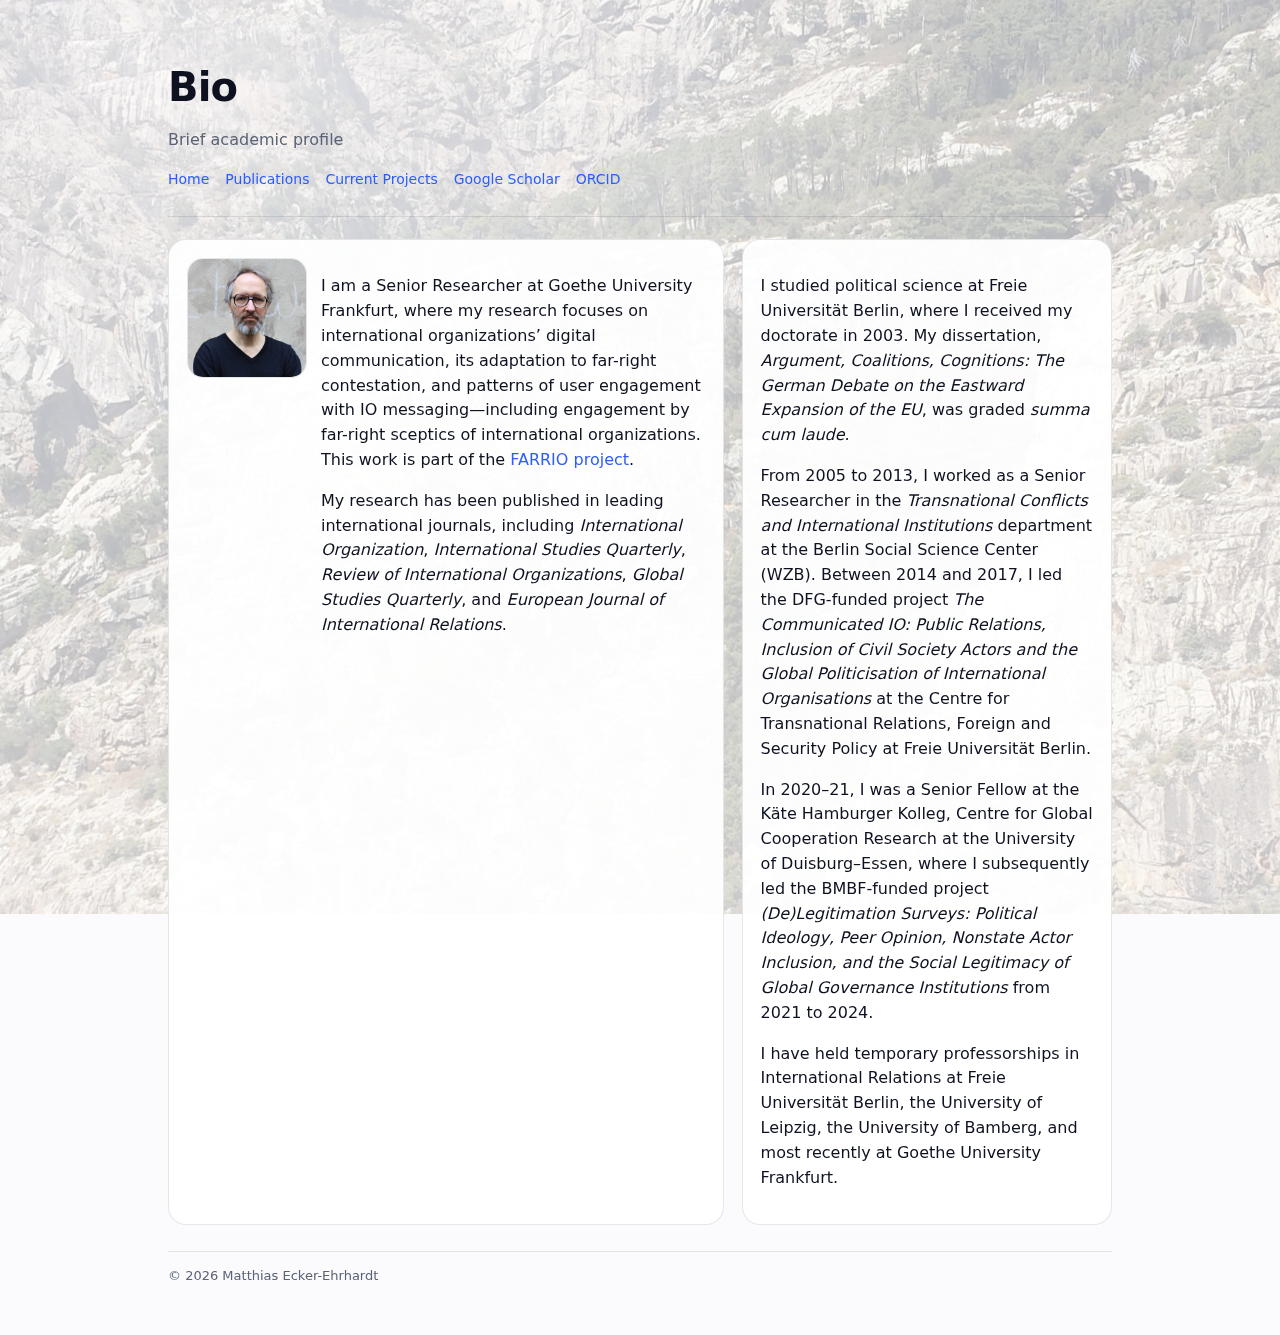
<file: bio.html>
<!DOCTYPE html>
<html lang="en">
<head>
  <meta charset="UTF-8">
  <meta name="viewport" content="width=device-width, initial-scale=1.0">
  <title>Bio – Matthias Ecker-Ehrhardt</title>
  <meta name="description" content="Brief academic biography of Matthias Ecker-Ehrhardt">
  <link rel="stylesheet" href="style.css">
  <script data-goatcounter="https://monofaden.goatcounter.com/count"
        async src="//gc.zgo.at/count.js"></script>
</head>

<body class="page-bio">
  <!-- Background photo layer (required for your CSS .bg-photo rules) -->
  <div class="bg-photo" aria-hidden="true"></div>

  <div class="wrap">

    <!-- Hero header consistent with other pages -->
    <section class="hero">
      <div>
        <h1>Bio</h1>
        <p class="sub">Brief academic profile</p>

        <nav class="links" aria-label="Primary">
          <a href="index.html">Home</a>
          <a href="publications.html">Publications</a>
          <a href="projects.html">Current Projects</a>
          <a href="https://scholar.google.de/citations?user=T0WJ1ewAAAAJ&hl=de">Google Scholar</a>
          <a href="https://orcid.org/0000-0001-8396-1234">ORCID</a>
        </nav>
      </div>

    </section>

    <!-- Main content in card layout -->
    <section class="grid">
      <article class="card">
        <div class="about">
          <!-- Update the filename to your actual portrait image -->
          <img class="about-photo" src="Portrait.jpg" alt="Portrait of Matthias Ecker-Ehrhardt">

          <div>
            <p>
              I am a Senior Researcher at Goethe University Frankfurt, where my research focuses on international
              organizations’ digital communication, its adaptation to far-right contestation, and patterns of user
              engagement with IO messaging—including engagement by far-right sceptics of international organizations.
              This work is part of the
              <a href="https://farrio.eu/" target="_blank" rel="noopener noreferrer">FARRIO project</a>.
            </p>

            <p>
              My research has been published in leading international journals, including
              <em>International Organization</em>, <em>International Studies Quarterly</em>,
              <em>Review of International Organizations</em>, <em>Global Studies Quarterly</em>, and
              <em>European Journal of International Relations</em>.
            </p>
          </div>
        </div>
      </article>

      <!-- Right column: optional compact info card (matches your grid layout) -->
      <aside class="card contact">
        <p>
          I studied political science at Freie Universität Berlin, where I received my doctorate in 2003.
          My dissertation, <em>Argument, Coalitions, Cognitions: The German Debate on the Eastward Expansion of the EU</em>,
          was graded <em>summa cum laude</em>.
        </p>

        <p>
          From 2005 to 2013, I worked as a Senior Researcher in the <em>Transnational Conflicts and International Institutions</em>
          department at the Berlin Social Science Center (WZB). Between 2014 and 2017, I led the DFG-funded project
          <em>The Communicated IO: Public Relations, Inclusion of Civil Society Actors and the Global Politicisation of
          International Organisations</em> at the Centre for Transnational Relations, Foreign and Security Policy at
          Freie Universität Berlin.
        </p>

        <p>
          In 2020–21, I was a Senior Fellow at the Käte Hamburger Kolleg, Centre for Global Cooperation Research at the
          University of Duisburg–Essen, where I subsequently led the BMBF-funded project
          <em>(De)Legitimation Surveys: Political Ideology, Peer Opinion, Nonstate Actor Inclusion, and the Social Legitimacy
          of Global Governance Institutions</em> from 2021 to 2024.
        </p>

        <p>
          I have held temporary professorships in International Relations at Freie Universität Berlin, the University of Leipzig,
          the University of Bamberg, and most recently at Goethe University Frankfurt.
        </p>
      </aside>
    </section>

    <footer class="footer">
      <div>© <span id="y"></span> Matthias Ecker-Ehrhardt</div>
    </footer>

  </div>

  <script>
    document.getElementById("y").textContent = new Date().getFullYear();
  </script>
</body>
</html>
</file>
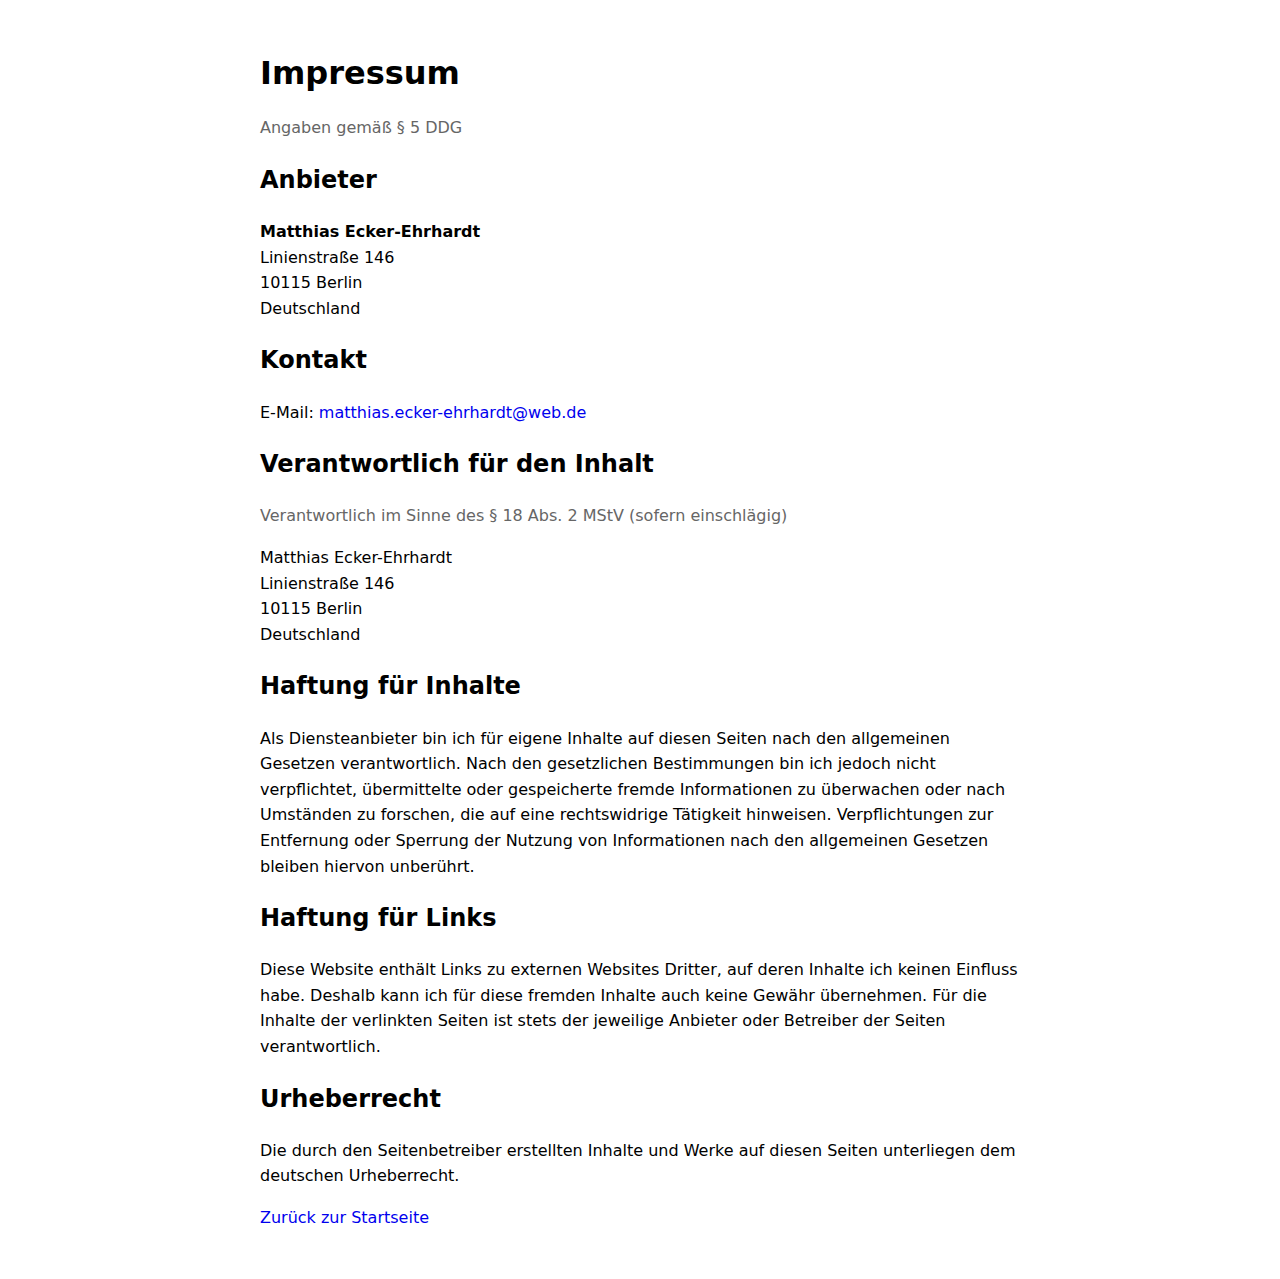
<file: impressum.html>
<!doctype html>
<html lang="de">
<head>
  <meta charset="utf-8" />
  <meta name="viewport" content="width=device-width,initial-scale=1" />
  <title>Impressum – Matthias Ecker-Ehrhardt</title>
  <meta name="robots" content="noindex" />
  <style>
    body{font-family:system-ui,-apple-system,Segoe UI,Roboto,Helvetica,Arial,sans-serif;max-width:760px;margin:3rem auto;padding:0 1rem;line-height:1.6}
    a{text-decoration:none} a:hover{text-decoration:underline}
    h1{margin-bottom:.2rem}
    .muted{color:#666}
  </style>
</head>
<body>
  <h1>Impressum</h1>
  <p class="muted">Angaben gemäß § 5 DDG</p>

  <h2>Anbieter</h2>
  <p>
    <strong>Matthias Ecker-Ehrhardt</strong><br>
    Linienstraße 146<br>
    10115 Berlin<br>
    Deutschland
  </p>

  <h2>Kontakt</h2>
  <p>
    E-Mail: <a href="mailto:matthias.ecker-ehrhardt@web.de">matthias.ecker-ehrhardt@web.de</a><br>
  </p>

  <h2>Verantwortlich für den Inhalt</h2>
  <p class="muted">Verantwortlich im Sinne des § 18 Abs. 2 MStV (sofern einschlägig)</p>
  <p>
    Matthias Ecker-Ehrhardt<br>
    Linienstraße 146<br>
    10115 Berlin<br>
    Deutschland
  </p>

  <h2>Haftung für Inhalte</h2>
  <p>
    Als Diensteanbieter bin ich für eigene Inhalte auf diesen Seiten nach den allgemeinen Gesetzen verantwortlich.
    Nach den gesetzlichen Bestimmungen bin ich jedoch nicht verpflichtet, übermittelte oder gespeicherte fremde Informationen
    zu überwachen oder nach Umständen zu forschen, die auf eine rechtswidrige Tätigkeit hinweisen. Verpflichtungen zur Entfernung
    oder Sperrung der Nutzung von Informationen nach den allgemeinen Gesetzen bleiben hiervon unberührt.
  </p>

  <h2>Haftung für Links</h2>
  <p>
    Diese Website enthält Links zu externen Websites Dritter, auf deren Inhalte ich keinen Einfluss habe. Deshalb kann ich
    für diese fremden Inhalte auch keine Gewähr übernehmen. Für die Inhalte der verlinkten Seiten ist stets der jeweilige
    Anbieter oder Betreiber der Seiten verantwortlich.
  </p>

  <h2>Urheberrecht</h2>
  <p>
    Die durch den Seitenbetreiber erstellten Inhalte und Werke auf diesen Seiten unterliegen dem deutschen Urheberrecht.
  </p>

  <p><a href="index.html">Zurück zur Startseite</a></p>
</body>
</html>
</file>
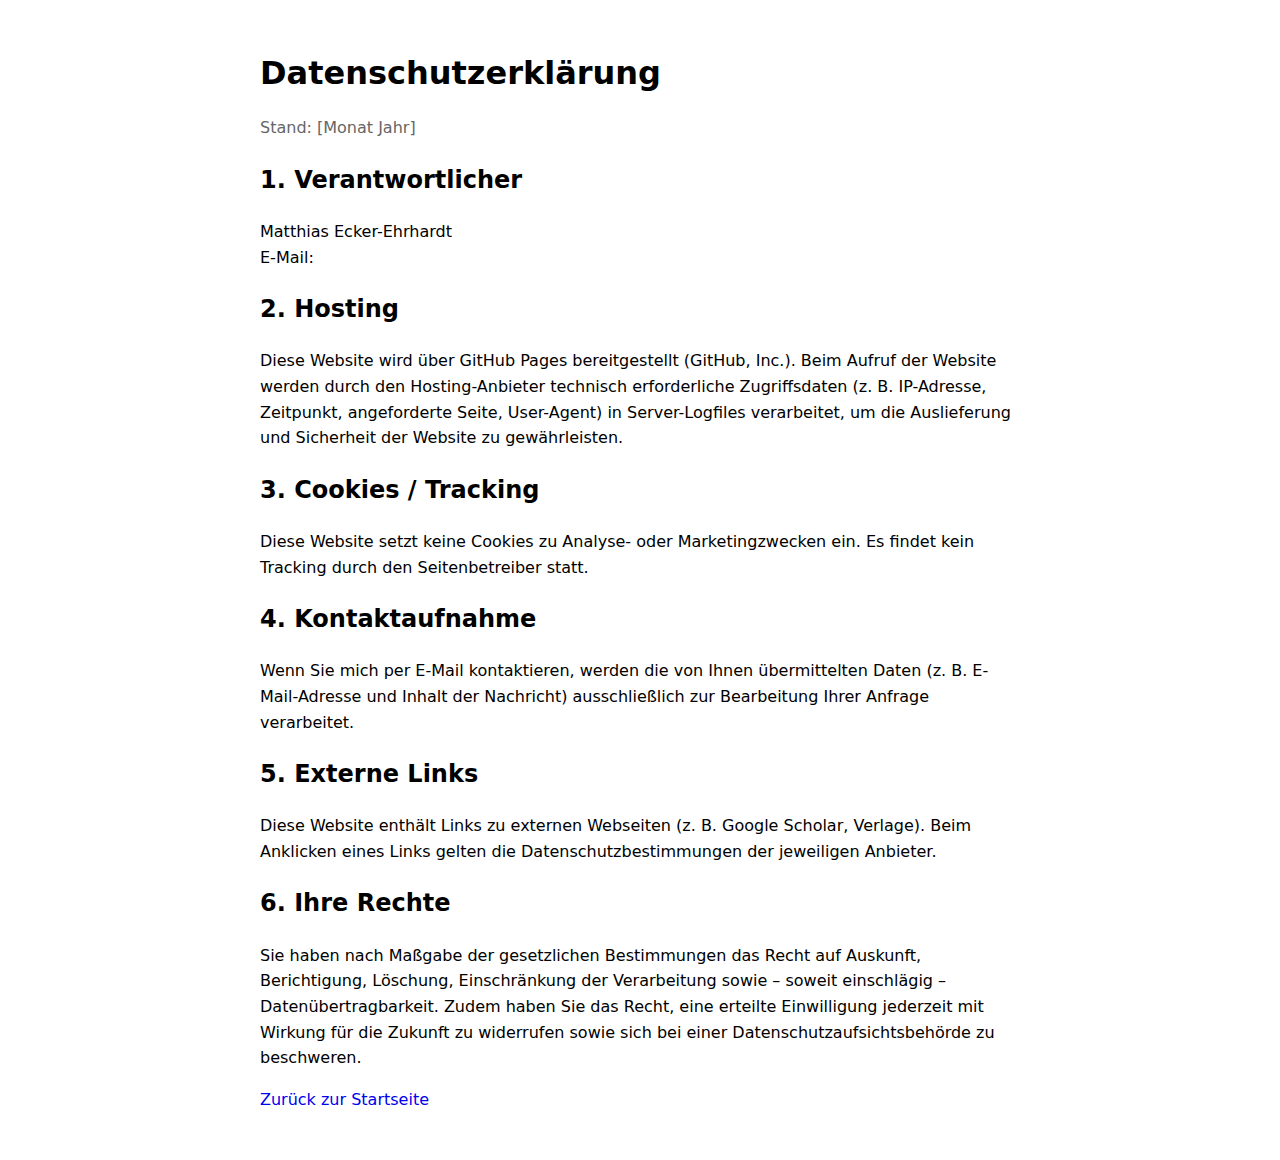
<file: privacy.html>
<!doctype html>
<html lang="de">
<head>
  <meta charset="utf-8" />
  <meta name="viewport" content="width=device-width,initial-scale=1" />
  <title>Datenschutzerklärung – Matthias Ecker-Ehrhardt</title>
  <meta name="robots" content="noindex" />
  <style>
    body{font-family:system-ui,-apple-system,Segoe UI,Roboto,Helvetica,Arial,sans-serif;max-width:760px;margin:3rem auto;padding:0 1rem;line-height:1.6}
    a{text-decoration:none} a:hover{text-decoration:underline}
    h1{margin-bottom:.2rem}
    .muted{color:#666}
  </style>
</head>
<body>
  <h1>Datenschutzerklärung</h1>
  <p class="muted">Stand: [Monat Jahr]</p>

  <h2>1. Verantwortlicher</h2>
  <p>
    Matthias Ecker-Ehrhardt<br>
    E-Mail: <a href="mailto:matthias.ecker-ehrhardt@web.de"></a>
  </p>

  <h2>2. Hosting</h2>
  <p>
    Diese Website wird über GitHub Pages bereitgestellt (GitHub, Inc.). Beim Aufruf der Website werden durch den
    Hosting-Anbieter technisch erforderliche Zugriffsdaten (z. B. IP-Adresse, Zeitpunkt, angeforderte Seite,
    User-Agent) in Server-Logfiles verarbeitet, um die Auslieferung und Sicherheit der Website zu gewährleisten.
  </p>

  <h2>3. Cookies / Tracking</h2>
  <p>
    Diese Website setzt keine Cookies zu Analyse- oder Marketingzwecken ein. Es findet kein Tracking durch den
    Seitenbetreiber statt.
  </p>

  <h2>4. Kontaktaufnahme</h2>
  <p>
    Wenn Sie mich per E-Mail kontaktieren, werden die von Ihnen übermittelten Daten (z. B. E-Mail-Adresse und Inhalt der
    Nachricht) ausschließlich zur Bearbeitung Ihrer Anfrage verarbeitet.
  </p>

  <h2>5. Externe Links</h2>
  <p>
    Diese Website enthält Links zu externen Webseiten (z. B. Google Scholar, Verlage). Beim Anklicken eines Links gelten
    die Datenschutzbestimmungen der jeweiligen Anbieter.
  </p>

  <h2>6. Ihre Rechte</h2>
  <p>
    Sie haben nach Maßgabe der gesetzlichen Bestimmungen das Recht auf Auskunft, Berichtigung, Löschung, Einschränkung der
    Verarbeitung sowie – soweit einschlägig – Datenübertragbarkeit. Zudem haben Sie das Recht, eine erteilte Einwilligung
    jederzeit mit Wirkung für die Zukunft zu widerrufen sowie sich bei einer Datenschutzaufsichtsbehörde zu beschweren.
  </p>

  <p><a href="index.html">Zurück zur Startseite</a></p>
</body>
</html>
</file>
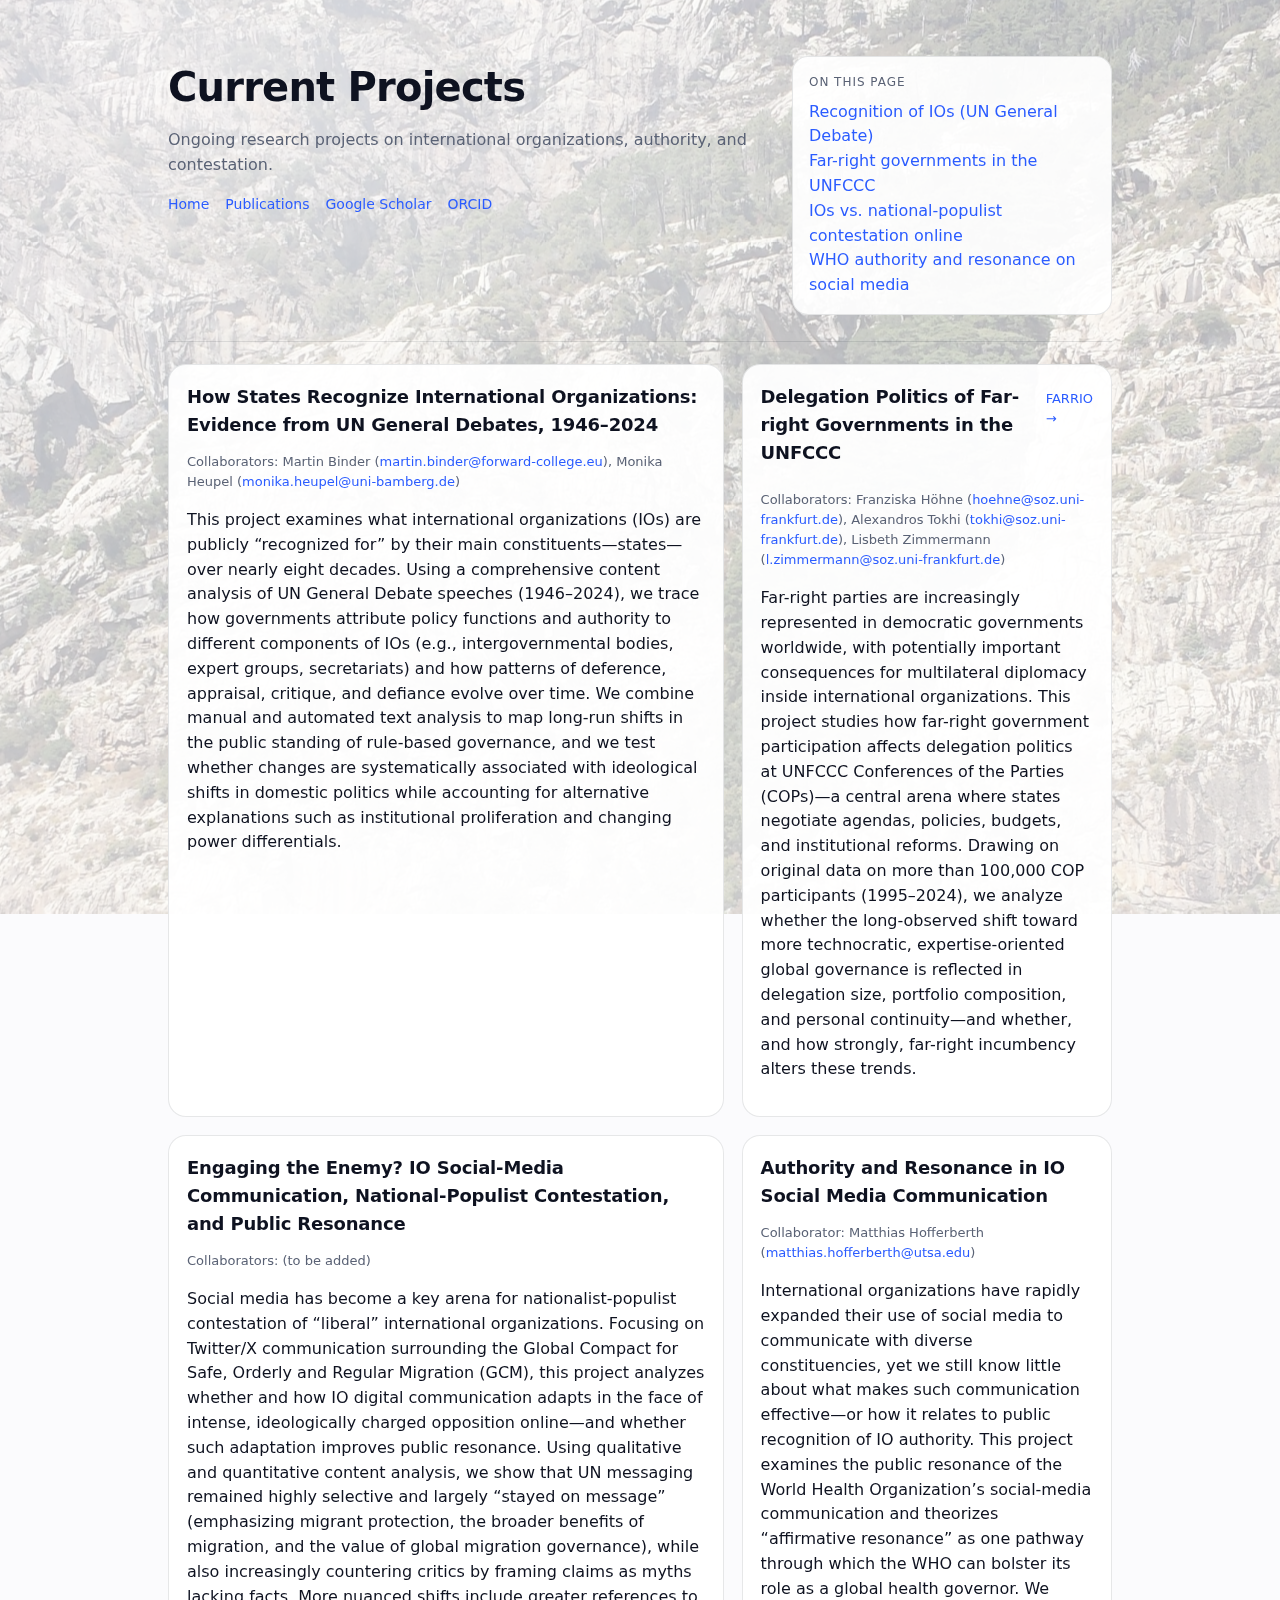
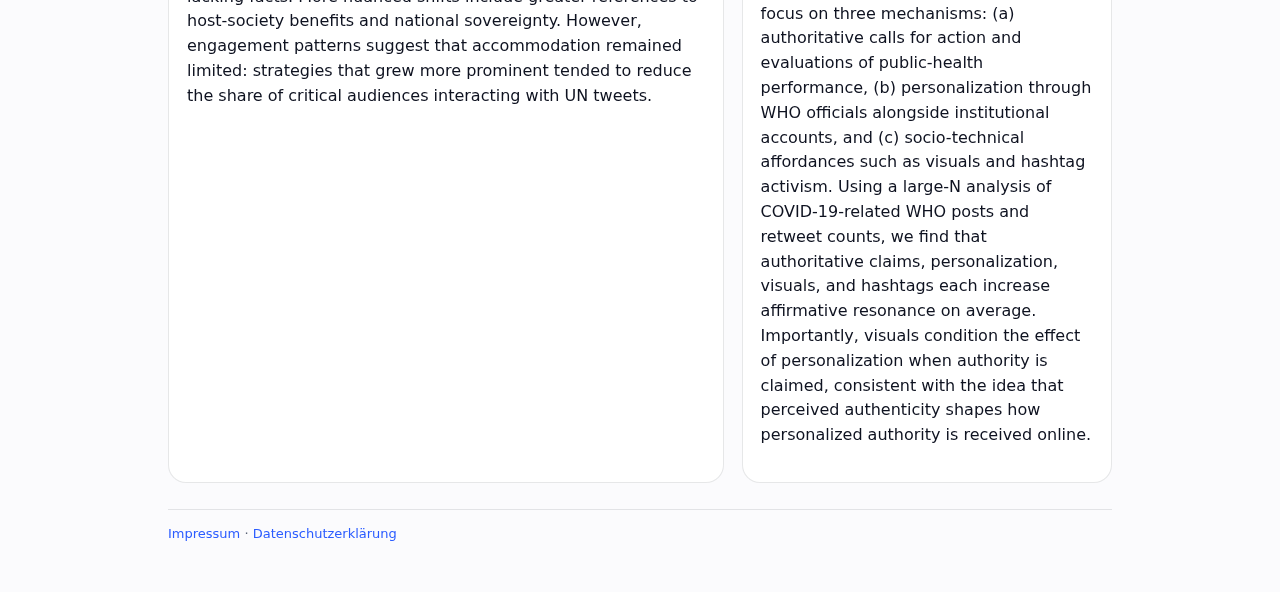
<file: projects.html>
<!doctype html>
<html lang="en">
<head>
  <meta charset="utf-8" />
  <meta name="viewport" content="width=device-width,initial-scale=1" />
  <title>Current Projects – Matthias Ecker-Ehrhardt</title>
  <meta name="robots" content="index,follow" />

  <link rel="stylesheet" href="style.css">

  <!-- Hardwired background for this page -->
  <style>
    .bg-photo { background-image: url("Background3.jpg") !important; }
  </style>
</head>

<body>
  <div class="bg-photo" aria-hidden="true"></div>

  <div class="wrap">
    <header class="hero">
      <div>
        <h1>Current Projects</h1>
        <p class="sub">Ongoing research projects on international organizations, authority, and contestation.</p>
        <div class="links">
          <a href="index.html">Home</a>
          <a href="publications.html">Publications</a>
          <a href="https://scholar.google.de/citations?user=T0WJ1ewAAAAJ&hl=de">Google Scholar</a>
          <a href="https://orcid.org/0000-0001-8396-1234">ORCID</a>
        </div>
      </div>

      <div class="badge">
        <p class="kicker">On this page</p>
        <p class="focus">
          <a href="#proj1">Recognition of IOs (UN General Debate)</a><br>
          <a href="#proj2">Far-right governments in the UNFCCC</a><br>
          <a href="#proj3">IOs vs. national-populist contestation online</a><br>
          <a href="#proj4">WHO authority and resonance on social media</a>
        </p>
      </div>
    </header>

    <main class="grid">
      <section class="card" id="proj1">
        <h2>How States Recognize International Organizations: Evidence from UN General Debates, 1946–2024</h2>
        <p class="muted">
          Collaborators:
          Martin Binder (<a href="mailto:martin.binder@forward-college.eu">martin.binder@forward-college.eu</a>),
          Monika Heupel (<a href="mailto:monika.heupel@uni-bamberg.de">monika.heupel@uni-bamberg.de</a>)
        </p>
        <p>
          This project examines what international organizations (IOs) are publicly “recognized for” by their main
          constituents—states—over nearly eight decades. Using a comprehensive content analysis of UN General Debate
          speeches (1946–2024), we trace how governments attribute policy functions and authority to different components
          of IOs (e.g., intergovernmental bodies, expert groups, secretariats) and how patterns of deference, appraisal,
          critique, and defiance evolve over time. We combine manual and automated text analysis to map long-run shifts
          in the public standing of rule-based governance, and we test whether changes are systematically associated with
          ideological shifts in domestic politics while accounting for alternative explanations such as institutional
          proliferation and changing power differentials.
        </p>
      </section>

      <section class="card" id="proj2">
        <div class="cardhead">
          <h2>Delegation Politics of Far-right Governments in the UNFCCC</h2>
          <span class="muted"><a href="https://farrio.eu/">FARRIO →</a></span>
        </div>
        <p class="muted">
          Collaborators:
          Franziska Höhne (<a href="mailto:hoehne@soz.uni-frankfurt.de">hoehne@soz.uni-frankfurt.de</a>),
          Alexandros Tokhi (<a href="mailto:tokhi@soz.uni-frankfurt.de">tokhi@soz.uni-frankfurt.de</a>),
          Lisbeth Zimmermann (<a href="mailto:l.zimmermann@soz.uni-frankfurt.de">l.zimmermann@soz.uni-frankfurt.de</a>)
        </p>
        <p>
          Far-right parties are increasingly represented in democratic governments worldwide, with potentially important
          consequences for multilateral diplomacy inside international organizations. This project studies how far-right
          government participation affects delegation politics at UNFCCC Conferences of the Parties (COPs)—a central arena
          where states negotiate agendas, policies, budgets, and institutional reforms. Drawing on original data on more
          than 100,000 COP participants (1995–2024), we analyze whether the long-observed shift toward more technocratic,
          expertise-oriented global governance is reflected in delegation size, portfolio composition, and personal
          continuity—and whether, and how strongly, far-right incumbency alters these trends.
        </p>
      </section>

      <section class="card" id="proj3">
        <h2>Engaging the Enemy? IO Social-Media Communication, National-Populist Contestation, and Public Resonance</h2>
        <p class="muted">Collaborators: (to be added)</p>
        <p>
          Social media has become a key arena for nationalist-populist contestation of “liberal” international
          organizations. Focusing on Twitter/X communication surrounding the Global Compact for Safe, Orderly and Regular
          Migration (GCM), this project analyzes whether and how IO digital communication adapts in the face of intense,
          ideologically charged opposition online—and whether such adaptation improves public resonance. Using qualitative
          and quantitative content analysis, we show that UN messaging remained highly selective and largely “stayed on
          message” (emphasizing migrant protection, the broader benefits of migration, and the value of global migration
          governance), while also increasingly countering critics by framing claims as myths lacking facts. More nuanced
          shifts include greater references to host-society benefits and national sovereignty. However, engagement patterns
          suggest that accommodation remained limited: strategies that grew more prominent tended to reduce the share of
          critical audiences interacting with UN tweets.
        </p>
      </section>

      <section class="card" id="proj4">
        <h2>Authority and Resonance in IO Social Media Communication</h2>
        <p class="muted">
          Collaborator:
          Matthias Hofferberth (<a href="mailto:matthias.hofferberth@utsa.edu">matthias.hofferberth@utsa.edu</a>)
        </p>
        <p>
          International organizations have rapidly expanded their use of social media to communicate with diverse
          constituencies, yet we still know little about what makes such communication effective—or how it relates to
          public recognition of IO authority. This project examines the public resonance of the World Health
          Organization’s social-media communication and theorizes “affirmative resonance” as one pathway through which
          the WHO can bolster its role as a global health governor. We focus on three mechanisms: (a) authoritative calls
          for action and evaluations of public-health performance, (b) personalization through WHO officials alongside
          institutional accounts, and (c) socio-technical affordances such as visuals and hashtag activism. Using a large-N
          analysis of COVID-19-related WHO posts and retweet counts, we find that authoritative claims, personalization,
          visuals, and hashtags each increase affirmative resonance on average. Importantly, visuals condition the effect
          of personalization when authority is claimed, consistent with the idea that perceived authenticity shapes how
          personalized authority is received online.
        </p>
      </section>
    </main>

    <div class="footer">
      <a href="impressum.html">Impressum</a> · <a href="privacy.html">Datenschutzerklärung</a>
    </div>
  </div>
</body>
</html>
</file>
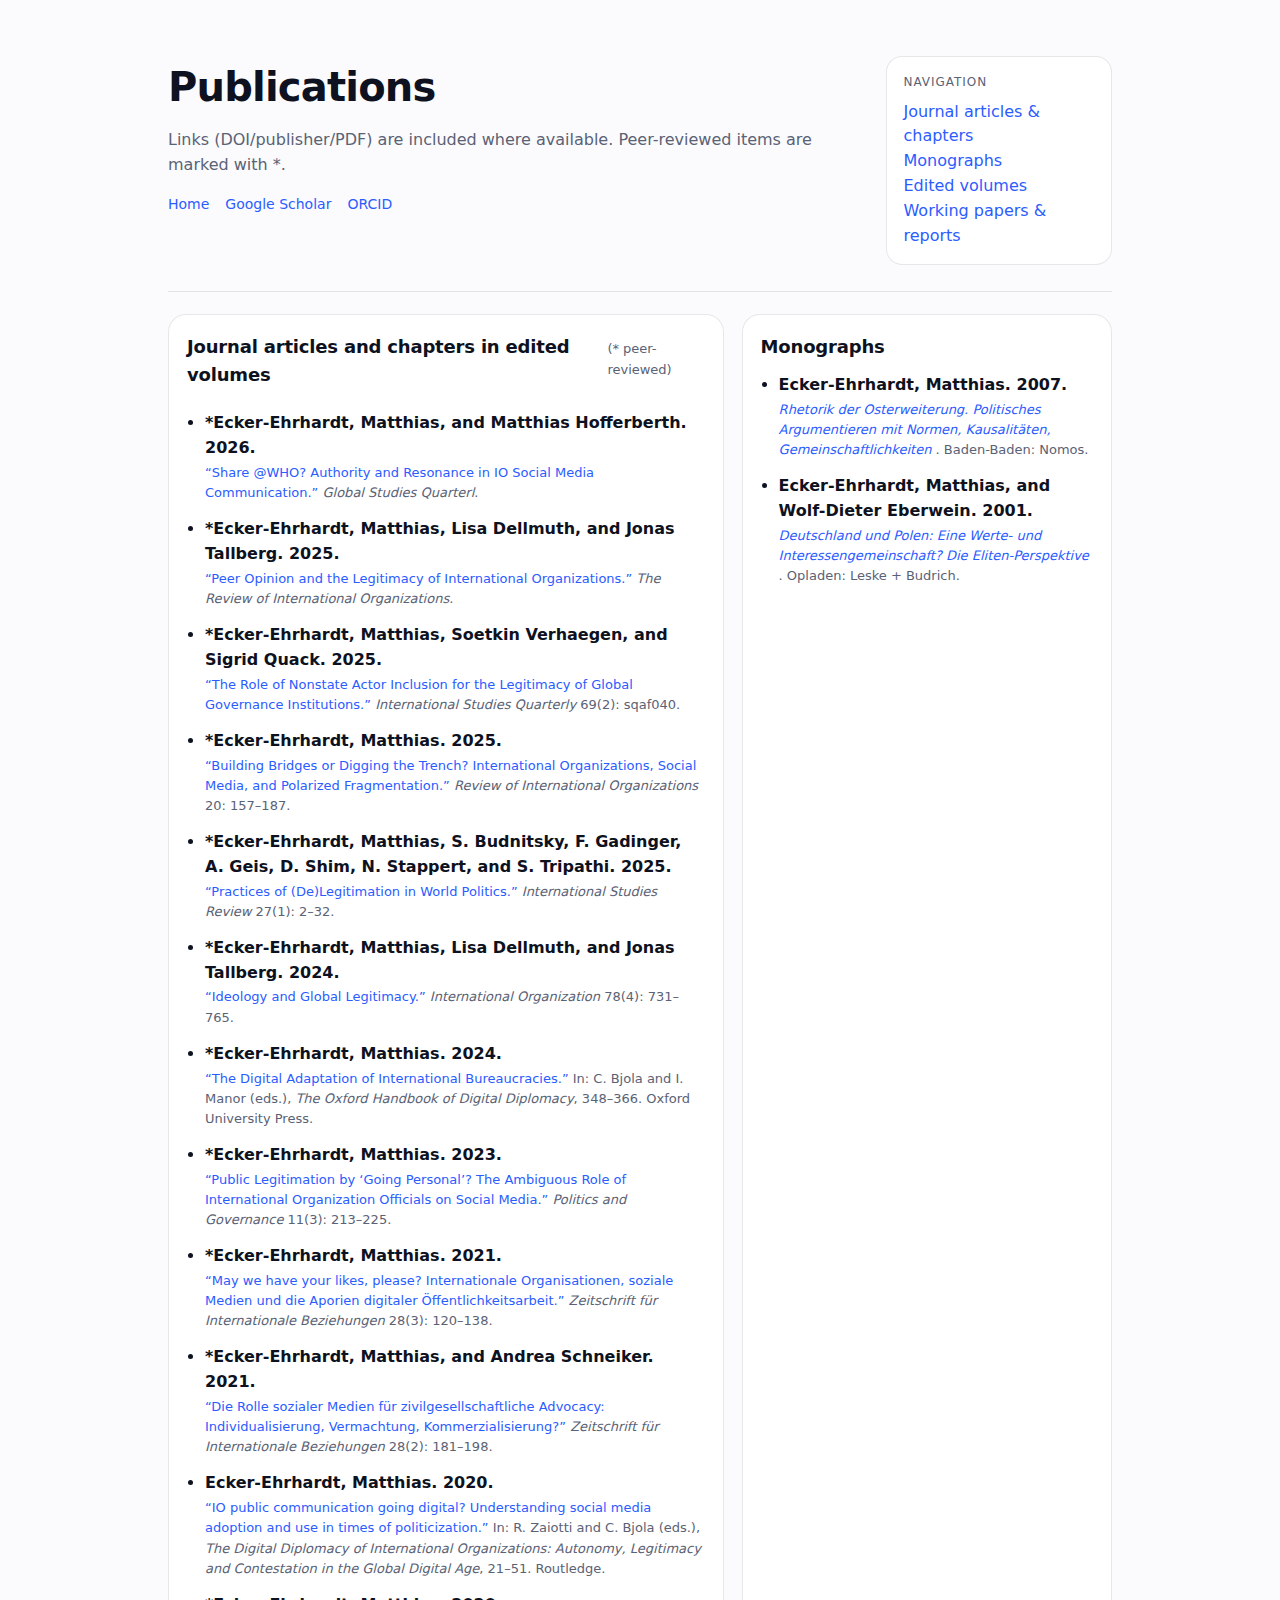
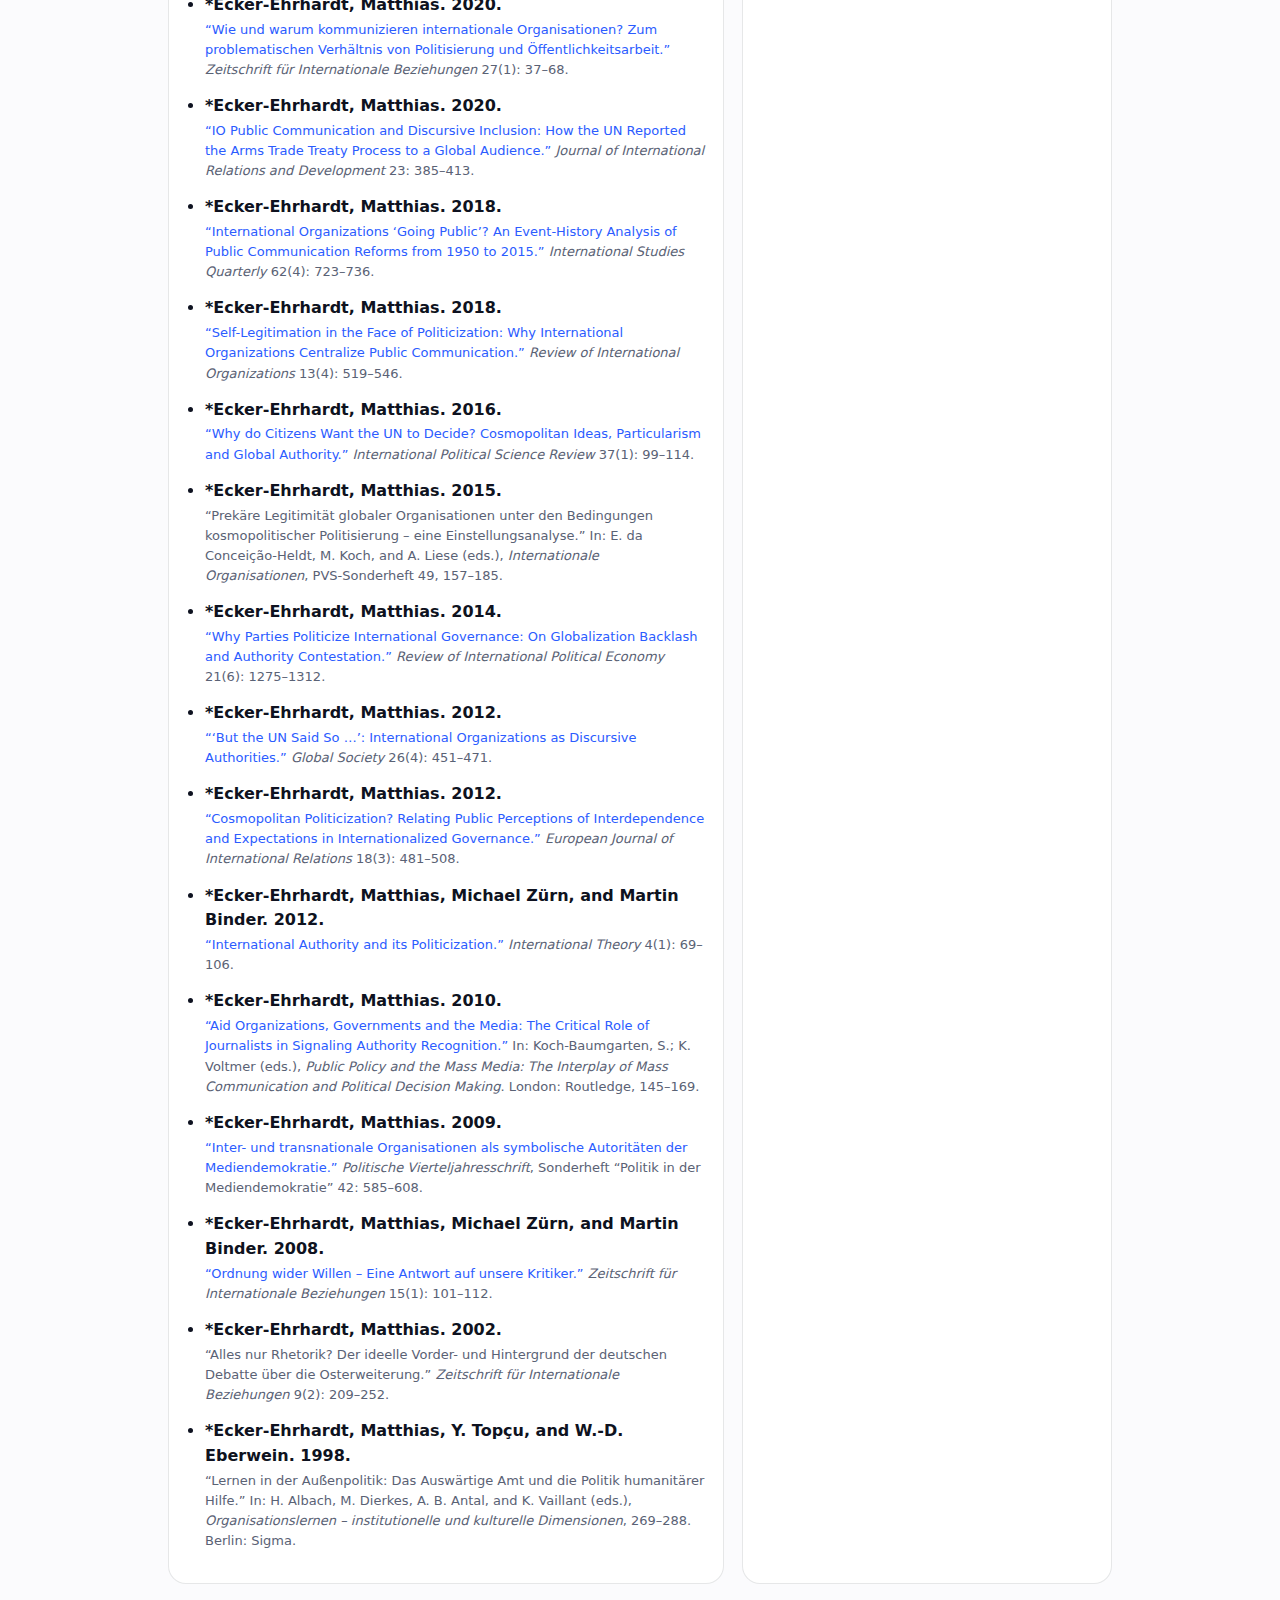
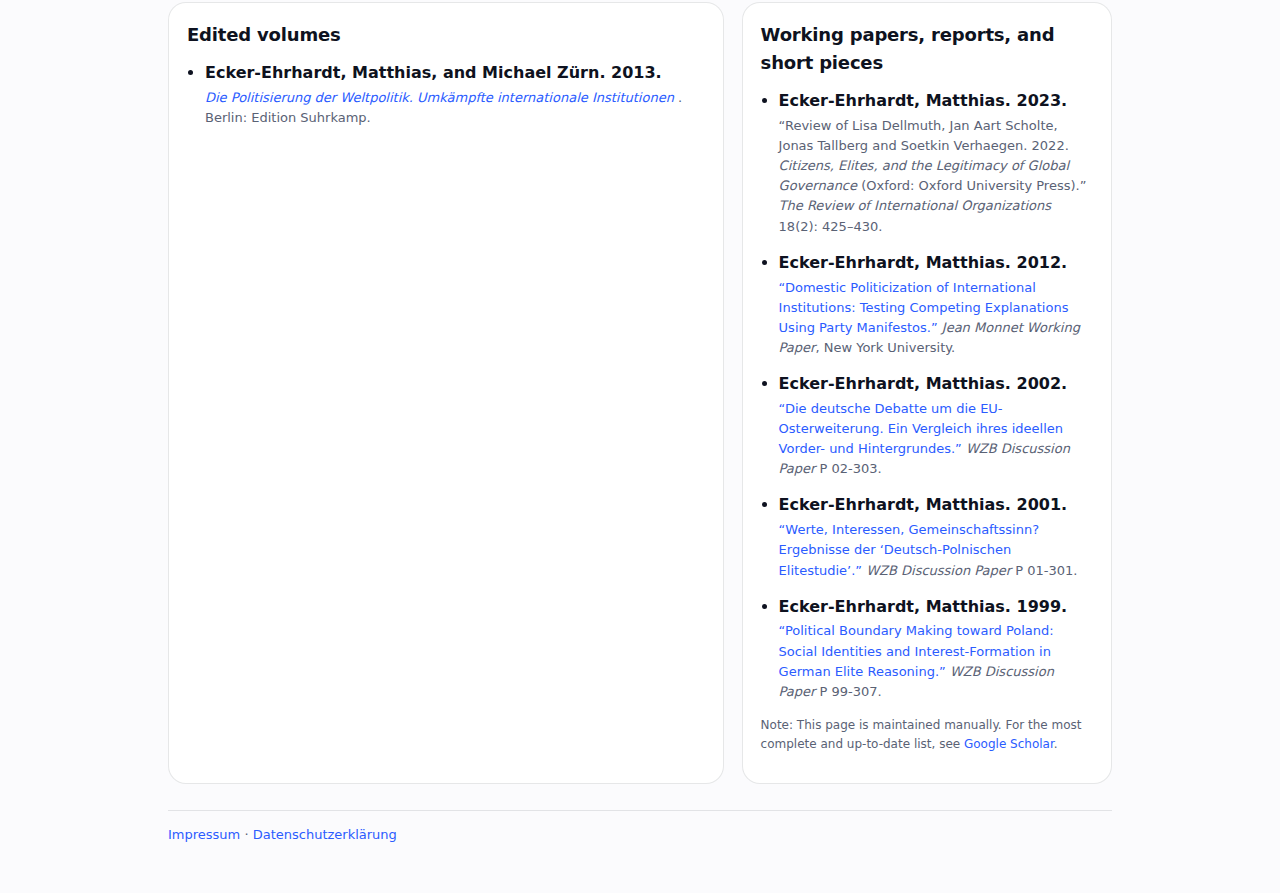
<file: publications.html>
<!doctype html>
<html lang="en">
<head>
  <meta charset="utf-8" />
  <meta name="viewport" content="width=device-width,initial-scale=1" />
  <title>Publications – Matthias Ecker-Ehrhardt</title>
  <meta name="robots" content="index,follow" />
  <link rel="stylesheet" href="style.css" />
</head>

<body>
  <div class="wrap">

    <header class="hero">
      <div>
        <h1>Publications</h1>
        <p class="sub">Links (DOI/publisher/PDF) are included where available. Peer-reviewed items are marked with *.</p>
        <div class="links">
          <a href="index.html">Home</a>
          <a href="https://scholar.google.de/citations?user=T0WJ1ewAAAAJ&hl=de">Google Scholar</a>
          <a href="https://orcid.org/0000-0001-8396-1234">ORCID</a>
        </div>
      </div>

      <div class="badge">
        <p class="kicker">Navigation</p>
        <p class="focus">
          <a href="#journal">Journal articles & chapters</a><br>
          <a href="#monographs">Monographs</a><br>
          <a href="#edited">Edited volumes</a><br>
          <a href="#working">Working papers & reports</a>
        </p>
      </div>
    </header>

    <main class="grid">
      <section class="card" id="journal">
        <div class="cardhead">
          <h2>Journal articles and chapters in edited volumes</h2>
          <span class="muted">(* peer-reviewed)</span>
        </div>

        <ul class="pubs">
         <li>
            <span class="pubtitle">*Ecker-Ehrhardt, Matthias, and Matthias Hofferberth. 2026.</span>
            <span class="pubmeta">
              <a href="https://doi.org/10.1093/isagsq/ksaf111">“Share @WHO? Authority and Resonance in IO Social Media Communication.”</a>
              <em>Global Studies Quarterl</em>.
            </span>
          </li>
          
          <li>
            <span class="pubtitle">*Ecker-Ehrhardt, Matthias, Lisa Dellmuth, and Jonas Tallberg. 2025.</span>
            <span class="pubmeta">
              <a href="https://link.springer.com/article/10.1007/s11558-025-09600-8">“Peer Opinion and the Legitimacy of International Organizations.”</a>
              <em>The Review of International Organizations</em>.
            </span>
          </li>

          <li>
            <span class="pubtitle">*Ecker-Ehrhardt, Matthias, Soetkin Verhaegen, and Sigrid Quack. 2025.</span>
            <span class="pubmeta">
              <a href="https://doi.org/10.1093/isq/sqaf040">“The Role of Nonstate Actor Inclusion for the Legitimacy of Global Governance Institutions.”</a>
              <em>International Studies Quarterly</em> 69(2): sqaf040.
            </span>
          </li>

          <li>
            <span class="pubtitle">*Ecker-Ehrhardt, Matthias. 2025.</span>
            <span class="pubmeta">
              <a href="https://link.springer.com/article/10.1007/s11558-023-09517-0">“Building Bridges or Digging the Trench? International Organizations, Social Media, and Polarized Fragmentation.”</a>
              <em>Review of International Organizations</em> 20: 157–187.
            </span>
          </li>

          <li>
            <span class="pubtitle">*Ecker-Ehrhardt, Matthias, S. Budnitsky, F. Gadinger, A. Geis, D. Shim, N. Stappert, and S. Tripathi. 2025.</span>
            <span class="pubmeta">
              <a href="https://academic.oup.com/isr/article/27/1/viae042/8005153">“Practices of (De)Legitimation in World Politics.”</a>
              <em>International Studies Review</em> 27(1): 2–32.
            </span>
          </li>

          <li>
            <span class="pubtitle">*Ecker-Ehrhardt, Matthias, Lisa Dellmuth, and Jonas Tallberg. 2024.</span>
            <span class="pubmeta">
              <a href="https://www.cambridge.org/core/journals/international-organization/article/ideology-and-legitimacy-in-global-governance/4DF27AA0B8C4D76877AB3AF7C55D7C05">“Ideology and Global Legitimacy.”</a>
              <em>International Organization</em> 78(4): 731–765.
            </span>
          </li>

          <li>
            <span class="pubtitle">*Ecker-Ehrhardt, Matthias. 2024.</span>
            <span class="pubmeta">
              <a href="https://academic.oup.com/edited-volume/55819/chapter/436588807">“The Digital Adaptation of International Bureaucracies.”</a>
              In: C. Bjola and I. Manor (eds.), <em>The Oxford Handbook of Digital Diplomacy</em>, 348–366. Oxford University Press.
            </span>
          </li>

          <li>
            <span class="pubtitle">*Ecker-Ehrhardt, Matthias. 2023.</span>
            <span class="pubmeta">
              <a href="https://www.ssoar.info/ssoar/handle/document/89174">“Public Legitimation by ‘Going Personal’? The Ambiguous Role of International Organization Officials on Social Media.”</a>
              <em>Politics and Governance</em> 11(3): 213–225.
            </span>
          </li>

          <li>
            <span class="pubtitle">*Ecker-Ehrhardt, Matthias. 2021.</span>
            <span class="pubmeta">
              <a href="https://www.jstor.org/stable/27284606">“May we have your likes, please? Internationale Organisationen, soziale Medien und die Aporien digitaler Öffentlichkeitsarbeit.”</a>
              <em>Zeitschrift für Internationale Beziehungen</em> 28(3): 120–138.
            </span>
          </li>

          <li>
            <span class="pubtitle">*Ecker-Ehrhardt, Matthias, and Andrea Schneiker. 2021.</span>
            <span class="pubmeta">
              <a href="https://www.jstor.org/stable/27284610?seq=1">“Die Rolle sozialer Medien für zivilgesellschaftliche Advocacy: Individualisierung, Vermachtung, Kommerzialisierung?”</a>
              <em>Zeitschrift für Internationale Beziehungen</em> 28(2): 181–198.
            </span>
          </li>

          <li>
            <span class="pubtitle">Ecker-Ehrhardt, Matthias. 2020.</span>
            <span class="pubmeta">
              <a href="https://www.researchgate.net/publication/343900012_IO_Public_Communication_Going_Digital_Understanding_Social_Media_Adoption_and_Use_in_Times_of_Politicization">“IO public communication going digital? Understanding social media adoption and use in times of politicization.”</a>
              In: R. Zaiotti and C. Bjola (eds.), <em>The Digital Diplomacy of International Organizations: Autonomy, Legitimacy and Contestation in the Global Digital Age</em>, 21–51. Routledge.
            </span>
          </li>

          <li>
            <span class="pubtitle">*Ecker-Ehrhardt, Matthias. 2020.</span>
            <span class="pubmeta">
              <a href="https://www.nomos-elibrary.de/document/download/pdf/uuid/9a9be8e0-c42d-32e4-a72a-cbd4615147c0">“Wie und warum kommunizieren internationale Organisationen? Zum problematischen Verhältnis von Politisierung und Öffentlichkeitsarbeit.”</a>
              <em>Zeitschrift für Internationale Beziehungen</em> 27(1): 37–68.
            </span>
          </li>

          <li>
            <span class="pubtitle">*Ecker-Ehrhardt, Matthias. 2020.</span>
            <span class="pubmeta">
              <a href="https://www.researchgate.net/publication/323388489_IO_public_communication_and_discursive_inclusion_how_the_UN_reported_the_Arms_Trade_Treaty_process_to_a_global_audience">“IO Public Communication and Discursive Inclusion: How the UN Reported the Arms Trade Treaty Process to a Global Audience.”</a>
              <em>Journal of International Relations and Development</em> 23: 385–413.
            </span>
          </li>

          <li>
            <span class="pubtitle">*Ecker-Ehrhardt, Matthias. 2018.</span>
            <span class="pubmeta">
              <a href="https://academic.oup.com/isq/article/62/4/723/5095343">“International Organizations ‘Going Public’? An Event-History Analysis of Public Communication Reforms from 1950 to 2015.”</a>
              <em>International Studies Quarterly</em> 62(4): 723–736.
            </span>
          </li>

          <li>
            <span class="pubtitle">*Ecker-Ehrhardt, Matthias. 2018.</span>
            <span class="pubmeta">
              <a href="https://www.researchgate.net/publication/319567138_Self-legitimation_in_the_face_of_politicization_Why_international_organizations_centralized_public_communication">“Self-Legitimation in the Face of Politicization: Why International Organizations Centralize Public Communication.”</a>
              <em>Review of International Organizations</em> 13(4): 519–546.
            </span>
          </li>

          <li>
            <span class="pubtitle">*Ecker-Ehrhardt, Matthias. 2016.</span>
            <span class="pubmeta">
              <a href="https://doi.org/10.1177/0192512114540189">“Why do Citizens Want the UN to Decide? Cosmopolitan Ideas, Particularism and Global Authority.”</a>
              <em>International Political Science Review</em> 37(1): 99–114.
            </span>
          </li>

          <li>
            <span class="pubtitle">*Ecker-Ehrhardt, Matthias. 2015.</span>
            <span class="pubmeta">
              “Prekäre Legitimität globaler Organisationen unter den Bedingungen kosmopolitischer Politisierung – eine Einstellungsanalyse.”
              In: E. da Conceição-Heldt, M. Koch, and A. Liese (eds.), <em>Internationale Organisationen</em>, PVS-Sonderheft 49, 157–185.
            </span>
          </li>

          <li>
            <span class="pubtitle">*Ecker-Ehrhardt, Matthias. 2014.</span>
            <span class="pubmeta">
              <a href="https://doi.org/10.1080/09692290.2013.839463">“Why Parties Politicize International Governance: On Globalization Backlash and Authority Contestation.”</a>
              <em>Review of International Political Economy</em> 21(6): 1275–1312.
            </span>
          </li>

          <li>
            <span class="pubtitle">*Ecker-Ehrhardt, Matthias. 2012.</span>
            <span class="pubmeta">
              <a href="https://www.researchgate.net/publication/263193515_But_the_UN_Said_So_International_Organisations_as_Discursive_Authorities">“‘But the UN Said So …’: International Organizations as Discursive Authorities.”</a>
              <em>Global Society</em> 26(4): 451–471.
            </span>
          </li>

          <li>
            <span class="pubtitle">*Ecker-Ehrhardt, Matthias. 2012.</span>
            <span class="pubmeta">
              <a href="https://www.researchgate.net/publication/258134610_Cosmopolitan_Politicization_Relating_Public_Perceptions_of_Interdependence_and_Expectations_in_Internationalized_Governance">“Cosmopolitan Politicization? Relating Public Perceptions of Interdependence and Expectations in Internationalized Governance.”</a>
              <em>European Journal of International Relations</em> 18(3): 481–508.
            </span>
          </li>

          <li>
            <span class="pubtitle">*Ecker-Ehrhardt, Matthias, Michael Zürn, and Martin Binder. 2012.</span>
            <span class="pubmeta">
              <a href="https://www.cambridge.org/core/journals/international-theory/article/abs/international-authority-and-its-politicization/B1F1433414500590B6B6B76BFDEE22B7">“International Authority and its Politicization.”</a>
              <em>International Theory</em> 4(1): 69–106.
            </span>
          </li>

          <li>
            <span class="pubtitle">*Ecker-Ehrhardt, Matthias. 2010.</span>
            <span class="pubmeta">
              <a href="https://www.taylorfrancis.com/chapters/edit/10.4324/9780203858493-14/aid-organizations-governments-media-critical-role-journalists-signaling-authority-recognition-matthias-ecker-ehrhardt?context=ubx&amp;refId=e88086b6-ad12-47a1-a3ab-7e8a71100a4c">
                “Aid Organizations, Governments and the Media: The Critical Role of Journalists in Signaling Authority Recognition.”
              </a>
              In: Koch-Baumgarten, S.; K. Voltmer (eds.), <em>Public Policy and the Mass Media: The Interplay of Mass Communication and Political Decision Making</em>. London: Routledge, 145–169.
            </span>
          </li>

          <li>
            <span class="pubtitle">*Ecker-Ehrhardt, Matthias. 2009.</span>
            <span class="pubmeta">
              <a href="https://www.researchgate.net/publication/318471151_Inter-_und_transnationale_Organisationen_als_symbolische_Autoritaten_der_Mediendemokratie">
                “Inter- und transnationale Organisationen als symbolische Autoritäten der Mediendemokratie.”
              </a>
              <em>Politische Vierteljahresschrift</em>, Sonderheft “Politik in der Mediendemokratie” 42: 585–608.
            </span>
          </li>

          <li>
            <span class="pubtitle">*Ecker-Ehrhardt, Matthias, Michael Zürn, and Martin Binder. 2008.</span>
            <span class="pubmeta">
              <a href="https://www.jstor.org/stable/40844073?seq=1">“Ordnung wider Willen – Eine Antwort auf unsere Kritiker.”</a>
              <em>Zeitschrift für Internationale Beziehungen</em> 15(1): 101–112.
            </span>
          </li>

          <li>
            <span class="pubtitle">*Ecker-Ehrhardt, Matthias. 2002.</span>
            <span class="pubmeta">
              “Alles nur Rhetorik? Der ideelle Vorder- und Hintergrund der deutschen Debatte über die Osterweiterung.”
              <em>Zeitschrift für Internationale Beziehungen</em> 9(2): 209–252.
            </span>
          </li>

          <li>
            <span class="pubtitle">*Ecker-Ehrhardt, Matthias, Y. Topçu, and W.-D. Eberwein. 1998.</span>
            <span class="pubmeta">
              “Lernen in der Außenpolitik: Das Auswärtige Amt und die Politik humanitärer Hilfe.”
              In: H. Albach, M. Dierkes, A. B. Antal, and K. Vaillant (eds.), <em>Organisationslernen – institutionelle und kulturelle Dimensionen</em>, 269–288. Berlin: Sigma.
            </span>
          </li>
        </ul>
      </section>

      <section class="card" id="monographs">
        <h2>Monographs</h2>
        <ul class="pubs">
          <li>
            <span class="pubtitle">Ecker-Ehrhardt, Matthias. 2007.</span>
            <span class="pubmeta">
              <a href="https://www.nomos-shop.de/de/p/rhetorik-der-osterweiterung-gr-978-3-8329-2282-5">
                <em>Rhetorik der Osterweiterung. Politisches Argumentieren mit Normen, Kausalitäten, Gemeinschaftlichkeiten</em>
              </a>.
              Baden-Baden: Nomos.
            </span>
          </li>
          <li>
            <span class="pubtitle">Ecker-Ehrhardt, Matthias, and Wolf-Dieter Eberwein. 2001.</span>
            <span class="pubmeta">
              <a href="https://link.springer.com/chapter/10.1007/978-3-322-93274-7_14">
                <em>Deutschland und Polen: Eine Werte- und Interessengemeinschaft? Die Eliten-Perspektive</em>
              </a>.
              Opladen: Leske + Budrich.
            </span>
          </li>
        </ul>
      </section>

      <section class="card" id="edited">
        <h2>Edited volumes</h2>
        <ul class="pubs">
          <li>
            <span class="pubtitle">Ecker-Ehrhardt, Matthias, and Michael Zürn. 2013.</span>
            <span class="pubmeta">
              <a href="https://www.suhrkamp.de/buch/die-politisierung-der-weltpolitik-t-9783518126592">
                <em>Die Politisierung der Weltpolitik. Umkämpfte internationale Institutionen</em>
              </a>.
              Berlin: Edition Suhrkamp.
            </span>
          </li>
        </ul>
      </section>

      <section class="card" id="working">
        <h2>Working papers, reports, and short pieces</h2>
        <ul class="pubs">
          <li>
            <span class="pubtitle">Ecker-Ehrhardt, Matthias. 2023.</span>
            <span class="pubmeta">
              “Review of Lisa Dellmuth, Jan Aart Scholte, Jonas Tallberg and Soetkin Verhaegen. 2022.
              <em>Citizens, Elites, and the Legitimacy of Global Governance</em> (Oxford: Oxford University Press).”
              <em>The Review of International Organizations</em> 18(2): 425–430.
            </span>
          </li>

          <li>
            <span class="pubtitle">Ecker-Ehrhardt, Matthias. 2012.</span>
            <span class="pubmeta">
              <a href="https://jeanmonnetprogram.org/wp-content/uploads/2014/12/JMWP11Ecker-Ehrhardt.pdf">
                “Domestic Politicization of International Institutions: Testing Competing Explanations Using Party Manifestos.”
              </a>
              <em>Jean Monnet Working Paper</em>, New York University.
            </span>
          </li>

          <li>
            <span class="pubtitle">Ecker-Ehrhardt, Matthias. 2002.</span>
            <span class="pubmeta">
              <a href="https://bibliothek.wzb.eu/pdf/2002/p02-303.pdf">
                “Die deutsche Debatte um die EU-Osterweiterung. Ein Vergleich ihres ideellen Vorder- und Hintergrundes.”
              </a>
              <em>WZB Discussion Paper</em> P 02-303.
            </span>
          </li>

          <li>
            <span class="pubtitle">Ecker-Ehrhardt, Matthias. 2001.</span>
            <span class="pubmeta">
              <a href="https://www.econstor.eu/bitstream/10419/49833/1/335951260.pdf">
                “Werte, Interessen, Gemeinschaftssinn? Ergebnisse der ‘Deutsch-Polnischen Elitestudie’.”
              </a>
              <em>WZB Discussion Paper</em> P 01-301.
            </span>
          </li>

          <li>
            <span class="pubtitle">Ecker-Ehrhardt, Matthias. 1999.</span>
            <span class="pubmeta">
              <a href="https://www.econstor.eu/bitstream/10419/49844/1/338692495.pdf">
                “Political Boundary Making toward Poland: Social Identities and Interest-Formation in German Elite Reasoning.”
              </a>
              <em>WZB Discussion Paper</em> P 99-307.
            </span>
          </li>
        </ul>

        <p class="fineprint">
          Note: This page is maintained manually. For the most complete and up-to-date list, see
          <a href="https://scholar.google.de/citations?user=T0WJ1ewAAAAJ&hl=de">Google Scholar</a>.
        </p>
      </section>
    </main>

    <div class="footer">
      <a href="impressum.html">Impressum</a> · <a href="privacy.html">Datenschutzerklärung</a>
    </div>

  </div>
</body>
</html>
</file>
<file: style.css>
:root{
  --bg:#0b0d12;
  --card:#111522;
  --text:#e9ecf1;
  --muted:#a9b0bf;
  --line:rgba(255,255,255,.10);
  --accent:#7aa2ff;
}

@media (prefers-color-scheme: light){
  :root{
    --bg:#fbfbfd;
    --card:#ffffff;
    --text:#0e1220;
    --muted:#5a6275;
    --line:rgba(10,15,30,.10);
    --accent:#2b5cff;
  }
}

*{ box-sizing:border-box; }
html,body{ height:100%; }
body{
  margin:0;
  background:var(--bg);
  color:var(--text);
  font-family: ui-sans-serif, system-ui, -apple-system, Segoe UI, Roboto, Helvetica, Arial;
  line-height:1.55;
}

.wrap{
  max-width: 980px;
  margin: 0 auto;
  padding: 48px 18px;
}

a{ color:var(--accent); text-decoration:none; }
a:hover{ text-decoration:underline; }

.hero{
  display:flex;
  gap:24px;
  align-items:flex-start;
  justify-content:space-between;
  padding: 8px 0 26px;
  border-bottom: 1px solid var(--line);
}

h1{
  font-size: 40px;
  letter-spacing:-0.02em;
  margin:0 0 10px;
}

.sub{ margin:0 0 16px; color:var(--muted); }

.links{
  display:flex;
  flex-wrap:wrap;
  gap:12px 16px;
  font-size: 14px;
}

.badge{
  max-width: 320px;
  padding:16px 16px;
  border: 1px solid var(--line);
  border-radius: 16px;
  background: color-mix(in srgb, var(--card) 92%, transparent);
}

.kicker{
  margin:0 0 8px;
  color:var(--muted);
  font-size: 12px;
  text-transform: uppercase;
  letter-spacing: .08em;
}

.focus{ margin:0; }

.grid{
  display:grid;
  grid-template-columns: 1.2fr .8fr;
  gap:18px;
  padding-top: 22px;
}

.card{
  background: color-mix(in srgb, var(--card) 94%, transparent);
  border: 1px solid var(--line);
  border-radius: 18px;
  padding: 18px 18px;
}

.card h2{
  margin:0 0 10px;
  font-size: 18px;
  letter-spacing:-0.01em;
}

.cardhead{
  display:flex;
  justify-content:space-between;
  align-items:baseline;
  gap:16px;
}

.muted{ color:var(--muted); font-size: 13px; }

.pubs{
  margin: 12px 0 0;
  padding-left: 18px;
}

.pubs li{ margin: 0 0 14px; }
.pubtitle{ display:block; font-weight:600; }
.pubmeta{ display:block; color:var(--muted); font-size: 13px; margin-top:2px; }
.pubactions{ display:block; margin-top:4px; font-size: 13px; }

.bullets{ margin: 0; padding-left: 18px; }
.contact a{ display:inline-block; margin: 3px 0; }

.fineprint{
  margin-top: 14px;
  font-size: 12px;
  color: var(--muted);
}

.footer{
  margin-top: 26px;
  padding-top: 14px;
  border-top: 1px solid var(--line);
  color: var(--muted);
  font-size: 13px;
}

@media (max-width: 820px){
  .hero{ flex-direction:column; }
  .badge{ max-width: none; width: 100%; }
  .grid{ grid-template-columns: 1fr; }
  h1{ font-size: 34px; }
}


/* ===== Background photo layer ===== */
.bg-photo{
  position: fixed;
  inset: 0;
  z-index: -2;
  background-image: url("Background.jpg");
  background-size: cover;
  background-position: center;
  background-repeat: no-repeat;
  transform: scale(1.03); /* avoids edge gaps on some browsers */
}

/* Readability overlay (keeps text legible on busy photos) */
.bg-photo::after{
  content:"";
  position:absolute;
  inset:0;
  background:
    radial-gradient(1200px 700px at 20% 10%, rgba(0,0,0,.35), transparent 60%),
    linear-gradient(to bottom, rgba(0,0,0,.55), rgba(0,0,0,.65));
}

/* In light mode, reduce the dark overlay a bit */
@media (prefers-color-scheme: light){
  .bg-photo::after{
    background:
      radial-gradient(1200px 700px at 20% 10%, rgba(255,255,255,.55), transparent 60%),
      linear-gradient(to bottom, rgba(255,255,255,.65), rgba(255,255,255,.75));
  }
}

/* ===== About box photo layout ===== */
.about{
  display: grid;
  grid-template-columns: 120px 1fr;
  gap: 14px;
  align-items: start;
}

.about-photo{
  width: 120px;
  height: 120px;
  border-radius: 16px;
  object-fit: cover;
  border: 1px solid var(--line);
  background: var(--card);
}

/* Stack on mobile */
@media (max-width: 560px){
  .about{
    grid-template-columns: 1fr;
  }
  .about-photo{
    width: 140px;
    height: 140px;
  }
}

/* Publications page background override */
.page-publications .bg-photo{
  background-image: url("Background2.jpg");
}

/* Bio page background override */
.page-bio .bg-photo{
  background-image: url("Background3.jpg");
}
</file>
